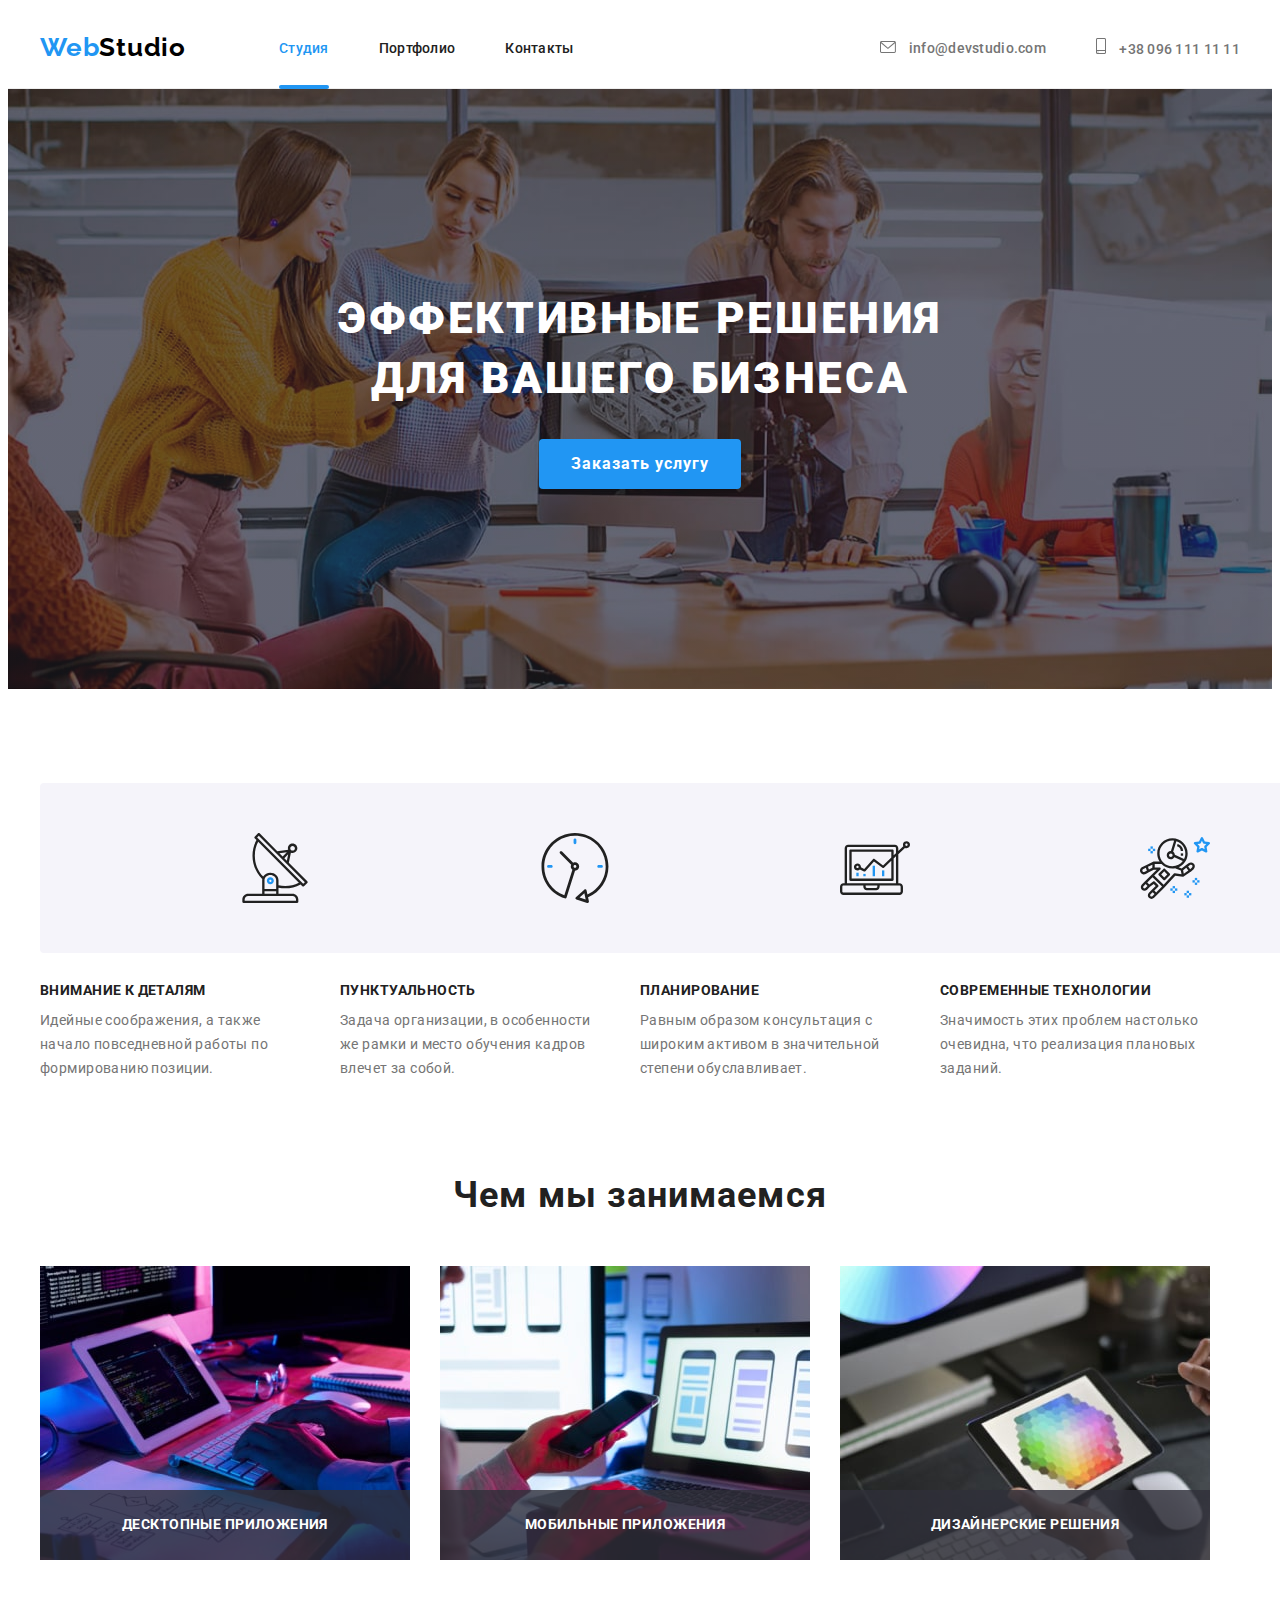
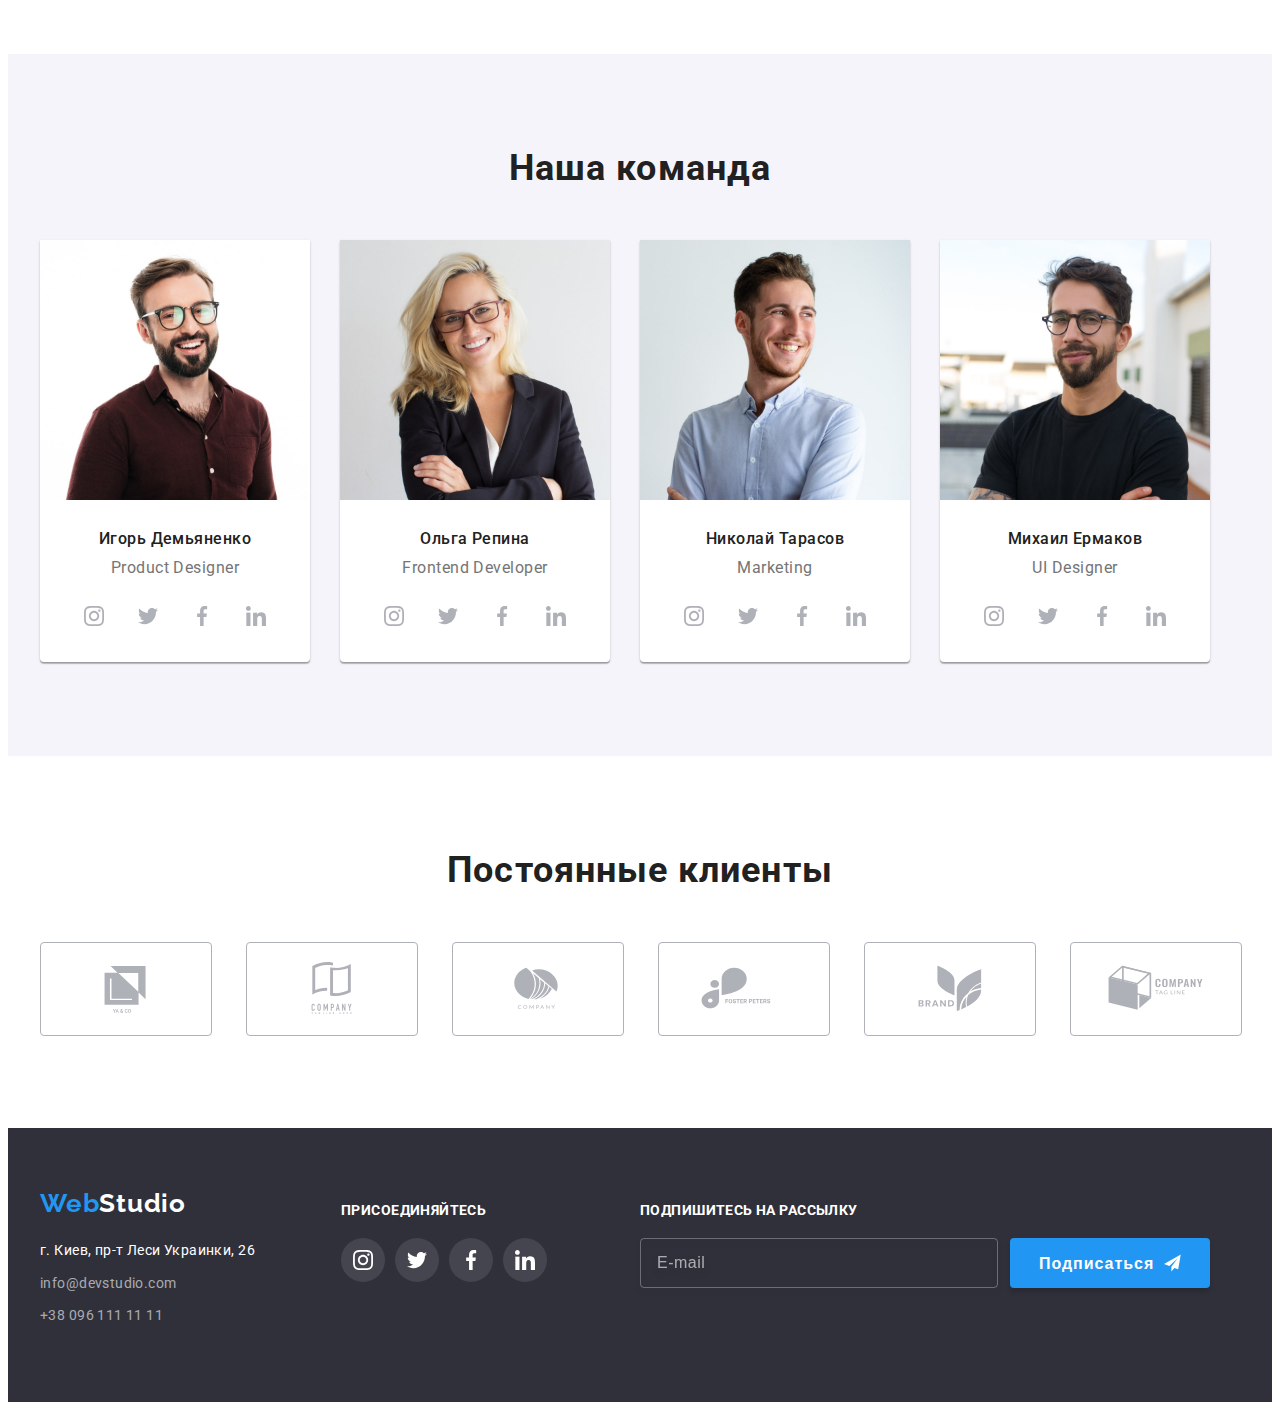
<file: index.html>
<!DOCTYPE html>
<html lang="ru">

<head>
    <meta charset="UTF-8">
    <meta http-equiv="X-UA-Compatible" content="IE=edge">
    <meta name="viewport" content="width=device-width, initial-scale=1.0">
    <title>WebStudio</title>
    <link rel="preconnect" href="https://fonts.googleapis.com">
    <link rel="preconnect" href="https://fonts.gstatic.com" crossorigin>
    <link href="https://fonts.googleapis.com/css2?family=Raleway:wght@700&family=Roboto:wght@400;500;700;900&display=swap" rel="stylesheet">
    <link rel="stylesheet" href="https://cdnjs.cloudflare.com/ajax/libs/modern-normalize/1.1.0/modern-normalize.min.css" integrity="sha512-wpPYUAdjBVSE4KJnH1VR1HeZfpl1ub8YT/NKx4PuQ5NmX2tKuGu6U/JRp5y+Y8XG2tV+wKQpNHVUX03MfMFn9Q==" crossorigin="anonymous" referrerpolicy="no-referrer"
    />
    <link rel="stylesheet" href="./css/main.min.css">
</head>

<body>
    <header class="header">
        <div class="container">
            <nav class="header-nav">
                <a href="./index.html" class="header-logo link"><span>Web</span>Studio</a>
                <!-- burger btn start-->
                <button type="button" class="menu-btn" data-mobile-open>
                    <svg class="menu-svg">
                        <use href="./images/icons/icons.svg#icon-menu-mbil"></use>
                    </svg>
                </button>
                <!-- burger btn end -->
                <ul class="nav-list list">
                    <li class="nav-button ">
                        <a href="./index.html" class="nav-a nav-a-active current">Студия</a>
                    </li>
                    <li class="nav-button">
                        <a href="./portfolio.html" class="nav-a">Портфолио</a>
                    </li>
                    <li class="nav-button">
                        <a href="" class="nav-a">Контакты</a>
                    </li>
                </ul>
                <ul class="header-contacts list">
                    <li class="nav-address">
                        <a href="mailto:info@devstudio.com" class="contacts link">
                            <svg class="contact-icon" width="16" height="12">
                                <use href="./images/icons/icons.svg#icon-envelope"></use>
                            </svg> info@devstudio.com
                        </a>
                    </li>
                    <li class="nav-address">
                        <a href="tel:+380961111111" class="contacts link">
                            <svg class="contact-icon" width="10" height="16">
                                <use href="./images/icons/icons.svg#icon-smartphone"></use>
                            </svg> +38 096 111 11 11
                        </a>
                    </li>
                </ul>
            </nav>
        </div>
        <!-- burger menu -->
        <div class="mobile is-hidden" data-mobile>
            <div class="mobile-menu">
                <ul class="mobile-menu-list list">
                    <li class="mobile-menu-item ">
                        <a href="./index.html" class="mobile-menu-link active-menu link ">Студия</a>
                    </li>
                    <li class="mobile-menu-item">
                        <a href="./portfolio.html" class="mobile-menu-link link">Портфолио</a>
                    </li>
                    <li class="mobile-menu-item">
                        <a href="" class="mobile-menu-link link">Контакты</a>
                    </li>
                </ul>
            </div>
            <div>
                <div class="mobile-contakts">
                    <ul class="mobile-contakts-list">
                        <li class="mobile-contakts-item">
                            <a href="tel:+38 096 111 11 11" class="mobile-contakts-link link tel">+38 096 111 11 11</a>
                        </li>
                        <li class="mobile-contakts-item">
                            <a href="mailto:info@devstudio.com" class="mobile-contakts-link link">info@devstudio.com</a>
                        </li>
                    </ul>
                </div>
                <div class="mobile-social">
                    <ul class="mobile-social-list">
                        <li class="mobile-social-item">
                            <a href="" class="mobile-social-link link">Instagram</a>
                        </li>
                        <li class="mobile-social-item">
                            <a href="" class="mobile-social-link link">Twitter</a>
                        </li>
                        <li class="mobile-social-item">
                            <a href="" class="mobile-social-link link">Facebook</a>
                        </li>
                        <li class="mobile-social-item">
                            <a href="" class="mobile-social-link link">LinkedIn</a>
                        </li>
                    </ul>
                </div>
            </div>
            <button type="button" class="menu-close-btn" data-mobile-close>
                <svg class="menu-close-svg">
                    <use href="./images/icons/icons.svg#icon-menu-close"></use>
                </svg>
            </button>
        </div>

    </header>
    <main>
        <section class="hero">
            <div class="container">
                <h1 class="hero__titel">Эффективные решения для вашего бизнеса</h1>
                <button type="button" class="hero__btn" data-modal-open>Заказать услугу</button>
            </div>
        </section>
        <section class="benefites-section">
            <div class="container">
                <h2 class="visualli-hidden">Наши приемущества</h2>
                <ul class="benefites list">
                    <li class="benefites__item">
                        <div class="benefites__icon-wrapper">
                            <svg class="benefites__icon">
                                <use href="./images/icons/icons.svg#icon-antenna"></use>
                            </svg>
                        </div>
                        <h3 class="benefites__titel">Внимание к деталям</h3>
                        <p class="benefites__text">Идейные соображения, а также начало повседневной работы по формированию позиции.
                        </p>
                    </li>
                    <li class="benefites__item">
                        <div class="benefites__icon-wrapper">
                            <svg class="benefites__icon">
                                <use href="./images/icons/icons.svg#icon-clock"></use>
                            </svg>
                        </div>
                        <h3 class="benefites__titel">Пунктуальность</h3>
                        <p class="benefites__text">Задача организации, в особенности же рамки и место обучения кадров влечет за собой.
                        </p>
                    </li>
                    <li class="benefites__item">
                        <div class="benefites__icon-wrapper">
                            <svg class="benefites__icon">
                                <use href="./images/icons/icons.svg#icon-diagram"></use>
                            </svg>
                        </div>
                        <h3 class="benefites__titel">Планирование</h3>
                        <p class="benefites__text">Равным образом консультация с широким активом в значительной степени обуславливает.
                        </p>
                    </li>
                    <li class="benefites__item">
                        <div class="benefites__icon-wrapper">
                            <svg class="benefites__icon">
                                <use href="./images/icons/icons.svg#icon-astronaut"></use>
                            </svg>
                        </div>
                        <h3 class="benefites__titel">Современные технологии</h3>
                        <p class="benefites__text">Значимость этих проблем настолько очевидна, что реализация плановых заданий.
                        </p>
                    </li>
                </ul>
            </div>
        </section>
        <section class="sphere-section">
            <div class="container">
                <h2 class="section-titel">Чем мы занимаемся</h2>
                <ul class="spheres list">
                    <li class="sphere">
                        <div class="sphere-wrapper">
                            <img srcset="./images/activity/activity_1-min.jpg 1x,./images/activity/activity_1_2x-min.jpg 2x" src="./images/activity/activity_1-min.jpg" width="370" alt="Десктопные приложения">
                            <p class="sphere-titel">Десктопные приложения</p>
                        </div>

                    </li>
                    <li class="sphere">
                        <div class="sphere-wrapper">
                            <img srcset="./images/activity/activity_2-min.jpg 1x,./images/activity/activity_2_2x-min.jpg 2x" src="./images/activity/activity_2-min.jpg" width="370" alt="Мобильные приложения">
                            <p class="sphere-titel">Мобильные приложения</p>
                        </div>
                    </li>
                    <li class="sphere">
                        <div class="sphere-wrapper">
                            <img srcset="./images/activity/activity_3-min.jpg 1x,./images/activity/activity_3_2x-min.jpg 2x" src="./images/activity/activity_3-min.jpg" width="370" alt="Дизайнерские решения">
                            <p class="sphere-titel">Дизайнерские решения</p>
                        </div>
                    </li>
                </ul>
            </div>
        </section>
        <section class="collective">
            <div class="container">
                <h2 class="section-titel">Наша команда</h2>
                <ul class="collective-cards list">
                    <li class="collective-cards__card">
                        <img srcset="./images/command/Igor_Demianenko_1-min.jpg 1x, ./images/command/Igor_Demianenko_2x-min.jpg 2x" src="./images/command/Igor_Demianenko_1-min.jpg" width="270" alt="фотография Игоря Демьяненко">
                        <h3 class="collective-cards__worker-name">Игорь Демьяненко</h3>
                        <p class="collective-cards__worker-position">
                            <span lang="en">Product Designer</span>
                        </p>
                        <ul class=" social-list link">
                            <li class="social-list__item">
                                <a href="" class="social-list__link">
                                    <svg class="social-list__icon">
                                        <use href="./images/icons/icons.svg#icon-instagram"></use>
                                    </svg>
                                </a>
                            </li>
                            <li class="social-list__item">
                                <a href="" class="social-list__link">
                                    <svg class="social-list__icon">
                                        <use href="./images/icons/icons.svg#icon-twitter"></use>
                                    </svg>
                                </a>
                            </li>
                            <li class="social-list__item">
                                <a href="" class="social-list__link">
                                    <svg class="social-list__icon">
                                        <use href="./images/icons/icons.svg#icon-facebook"></use>
                                    </svg>
                                </a>
                            </li>
                            <li class="social-list__item">
                                <a href="" class="social-list__link">
                                    <svg class="social-list__icon">
                                        <use href="./images/icons/icons.svg#icon-linkedin"></use>
                                    </svg>
                                </a>
                            </li>
                        </ul>
                    </li>
                    <li class="collective-cards__card">
                        <img srcset="./images/command/Olga_Repina_2-min.jpg 1x, ./images/command/Olga_Repina_2x-min.jpg 2x" src="./images/command/Olga_Repina_2-min.jpg" width="270" alt="фотография Ольги Репиной">
                        <h3 class="collective-cards__worker-name">Ольга Репина</h3>
                        <p class="collective-cards__worker-position">
                            <span lang="en">Frontend Developer</span>
                        </p>
                        <ul class=" social-list link">
                            <li class="social-list__item">
                                <a href="" class="social-list__link">
                                    <svg class="social-list__icon">
                                        <use href="./images/icons/icons.svg#icon-instagram"></use>
                                    </svg>
                                </a>
                            </li>
                            <li class="social-list__item">
                                <a href="" class="social-list__link">
                                    <svg class="social-list__icon">
                                        <use href="./images/icons/icons.svg#icon-twitter"></use>
                                    </svg>
                                </a>
                            </li>
                            <li class="social-list__item">
                                <a href="" class="social-list__link">
                                    <svg class="social-list__icon">
                                        <use href="./images/icons/icons.svg#icon-facebook"></use>
                                    </svg>
                                </a>
                            </li>
                            <li class="social-list__item">
                                <a href="" class="social-list__link">
                                    <svg class="social-list__icon">
                                        <use href="./images/icons/icons.svg#icon-linkedin"></use>
                                    </svg>
                                </a>
                            </li>
                        </ul>
                    </li>
                    <li class="collective-cards__card">
                        <img srcset="./images/command/Nikolai_Tarasov_3-min.jpg 1x, ./images/command/Nikolai_Tarasov_2x-min.jpg 2x" src="./images/command/Nikolai_Tarasov_3-min.jpg" width="270" alt="фотография Николая Тарасова">
                        <h3 class="collective-cards__worker-name">Николай Тарасов</h3>
                        <p class="collective-cards__worker-position">
                            <span lang="en">Marketing</span>
                        </p>
                        <ul class=" social-list link">
                            <li class="social-list__item">
                                <a href="" class="social-list__link">
                                    <svg class="social-list__icon">
                                        <use href="./images/icons/icons.svg#icon-instagram"></use>
                                    </svg>
                                </a>
                            </li>
                            <li class="social-list__item">
                                <a href="" class="social-list__link">
                                    <svg class="social-list__icon">
                                        <use href="./images/icons/icons.svg#icon-twitter"></use>
                                    </svg>
                                </a>
                            </li>
                            <li class="social-list__item">
                                <a href="" class="social-list__link">
                                    <svg class="social-list__icon">
                                        <use href="./images/icons/icons.svg#icon-facebook"></use>
                                    </svg>
                                </a>
                            </li>
                            <li class="social-list__item">
                                <a href="" class="social-list__link">
                                    <svg class="social-list__icon">
                                        <use href="./images/icons/icons.svg#icon-linkedin"></use>
                                    </svg>
                                </a>
                            </li>
                        </ul>
                    </li>
                    <li class="collective-cards__card">
                        <img srcset="./images/command/Michail_Ermakov_4-min.jpg 1x, ./images/command/Michail_Ermakov_2x-min.jpg 2x" src="./images/command/Michail_Ermakov_4-min.jpg" width="270" alt="фотография Михаила Ермакова">
                        <h3 class="collective-cards__worker-name">Михаил Ермаков</h3>
                        <p class="collective-cards__worker-position">
                            <span lang="en">UI Designer</span>
                        </p>
                        <ul class="social-list link">
                            <li class="social-list__item">
                                <a href="" class="social-list__link">
                                    <svg class="social-list__icon">
                                        <use href="./images/icons/icons.svg#icon-instagram"></use>
                                    </svg>
                                </a>
                            </li>
                            <li class="social-list__item">
                                <a href="" class="social-list__link">
                                    <svg class="social-list__icon">
                                        <use href="./images/icons/icons.svg#icon-twitter"></use>
                                    </svg>
                                </a>
                            </li>
                            <li class="social-list__item">
                                <a href="" class="social-list__link">
                                    <svg class="social-list__icon">
                                        <use href="./images/icons/icons.svg#icon-facebook"></use>
                                    </svg>
                                </a>
                            </li>
                            <li class="social-list__item">
                                <a href="" class="social-list__link">
                                    <svg class="social-list__icon">
                                        <use href="./images/icons/icons.svg#icon-linkedin"></use>
                                    </svg>
                                </a>
                            </li>
                        </ul>
                    </li>
                </ul>
            </div>
        </section>
        <section class="clients">
            <div class="container">
                <h2 class="section-titel">Постоянные клиенты</h2>
                <ul class="conpany-list link">
                    <li class="conpany-list__item">
                        <a href="" class="conpany-list__link">
                            <svg class="conpany-list__icon">
                                <use href="./images/icons/icons.svg#icon-logo"></use>
                            </svg>
                        </a>
                    </li>
                    <li class="conpany-list__item">
                        <a href="" class="conpany-list__link">
                            <svg class="conpany-list__icon">
                                <use href="./images/icons/icons.svg#icon-logo2"></use>
                            </svg>
                        </a>
                    </li>
                    <li class="conpany-list__item">
                        <a href="" class="conpany-list__link">
                            <svg class="conpany-list__icon">
                                <use class="" href="./images/icons/icons.svg#icon-logo3"></use>
                            </svg>
                        </a>
                    </li>
                    <li class="conpany-list__item">
                        <a href="" class="conpany-list__link">
                            <svg class="conpany-list__icon">
                                <use href="./images/icons/icons.svg#icon-logo4"></use>
                            </svg>
                        </a>
                    </li>
                    <li class="conpany-list__item">
                        <a href="" class="conpany-list__link">
                            <svg class="conpany-list__icon">
                                <use href="./images/icons/icons.svg#icon-logo5"></use>
                            </svg>
                        </a>
                    </li>
                    <li class="conpany-list__item">
                        <a href="" class="conpany-list__link">
                            <svg class="conpany-list__icon">
                                <use href="./images/icons/icons.svg#icon-logo6"></use>
                            </svg>
                        </a>
                    </li>
                </ul>
            </div>
        </section>
    </main>
    <footer class="footer">
        <div class="container">
            <div class="footer-wrapper">
                <div class="footer-contacts-wrapper">
                    <div class="footer-contakts-wrap">
                        <a href="./index.html" class="footer-logo"><span>Web</span>Studio</a>
                        <address>
                            <ul class="footer-list list">
                                <li class="footer-list__contacts"><a href="" class="footer-list__address link">
                                        <p> г. Киев, пр-т Леси Украинки, 26</p>
                                    </a></li>
                                <li class="footer-list__contacts"><a href="mailto:info@devstudio.com"
                                        class="footer-list__address link">info@devstudio.com</a></li>
                                <li class="footer-list__contacts"><a href="tel:+380961111111"
                                        class="footer-list__address link">+38 096
                                        111 11
                                        11</a>
                                </li>
                            </ul>
                        </address>
                    </div>
                    <div class="invitatun-group">
                        <p class="invitatun-group__text">присоединяйтесь</p>
                        <ul class="company-social-list social-list link">
                            <li class="social-list__item ">
                                <a href="" class="social-list__link social-list__link_bg-footer">
                                    <svg class="social-list__icon social-list__icon_svg-white">
                                        <use href="./images/icons/icons.svg#icon-instagram"></use>
                                    </svg>
                                </a>
                            </li>
                            <li class="social-list__item">
                                <a href="" class="social-list__link social-list__link_bg-footer">
                                    <svg class="social-list__icon social-list__icon_svg-white">
                                        <use href="./images/icons/icons.svg#icon-twitter"></use>
                                    </svg>
                                </a>
                            </li>
                            <li class="social-list__item">
                                <a href="" class="social-list__link social-list__link_bg-footer">
                                    <svg class="social-list__icon social-list__icon_svg-white">
                                        <use href="./images/icons/icons.svg#icon-facebook"></use>
                                    </svg>
                                </a>
                            </li>
                            <li class="social-list__item">
                                <a href="" class="social-list__link social-list__link_bg-footer">
                                    <svg class="social-list__icon social-list__icon_svg-white">
                                        <use href="./images/icons/icons.svg#icon-linkedin"></use>
                                    </svg>
                                </a>
                            </li>
                        </ul>
                    </div>
                </div>
                <div class="subscription">
                    <p class="invitatun-group__text">Подпишитесь на рассылку</p>
                    <form name="sub-footer" class="sub-grope" autocomplete="on">
                        <input type="email" name="footer-subscription" class="sub-in-email" placeholder="E-mail">
                        <button type="submit" id="footer-subscription" class="sub-btn">
                            Подписаться
                            <svg class="footer-icon" width="24" height="24">
                                <use href="./images/icons/icons.svg#icon-send"></use>
                            </svg></button>
                    </form>
                </div>
            </div>
        </div>
    </footer>
    <div class="backdrop is-hidden" data-modal>
        <div class="modal">
            <button type="button" class="close-btn" data-modal-close>
                <svg class="close-svg">
                    <use href="./images/icons/icons.svg#icon-close"></use>
                </svg>
            </button>
            <p class="modal-titele">
                Оставьте свои данные, мы вам перезвоним
            </p>
            <form action="#" class="modal-form">
                <div class="modal-field">
                    <label for="user-name" class="modal-label">Имя</label>
                    <span class="input-wrapper">
                        <input type="text" name="user-name" id="user-name" class="modal-input">
                        <svg class="modal-icon" width="18" height="18">
                            <use href="./images/icons/icons.svg#icon-person"></use>
                        </svg>
                    </span>
                </div>
                <div class="modal-field">
                    <label for="user-tel" class="modal-label">Телефон</label>
                    <span class="input-wrapper">
                        <input type="tel" name="user-tel" id="user-tel" class="modal-input">
                        <svg class="modal-icon" width="18" height="18">
                            <use href="./images/icons/icons.svg#icon-phone"></use>
                        </svg>
                    </span>
                </div>
                <div class="modal-field">
                    <label for="user-email" class="modal-label">Почта</label>
                    <span class="input-wrapper">
                        <input type="email" name="user-email" id="user-email" class="modal-input">
                        <svg class="modal-icon" width="18" height="18">
                            <use href="./images/icons/icons.svg#icon-envelop"></use>
                        </svg>
                    </span>
                </div>
                <div class="modal-comment">
                    <label for="user-comment" class="modal-label">Комментарий</label>
                    <textarea name="comment" id="user-comment" placeholder="Введите текст" class="modal-text"></textarea>
                </div>
                <input type="checkbox" id="modal-checkbox" class="checkbox visualli-hidden">
                <label for="modal-checkbox" class="modal-check-text">
                    <span class="checkbox">
                        <svg class="check-icon" width="11" height: 15px;>
                            <use href="./images/icons/icons.svg#icon-vector"></use>
                        </svg>
                    </span> Соглашаюсь с рассылкой и принимаю
                    <a href="">Условия договора</a></label>
                <button type="submit" class="sub-btn modal-btn">Отправить</button>
            </form>
        </div>
    </div>
    <script src="./js/modal.js"></script>
    <script src="./js/mobile.js"></script>
</body>

</html>
</file>
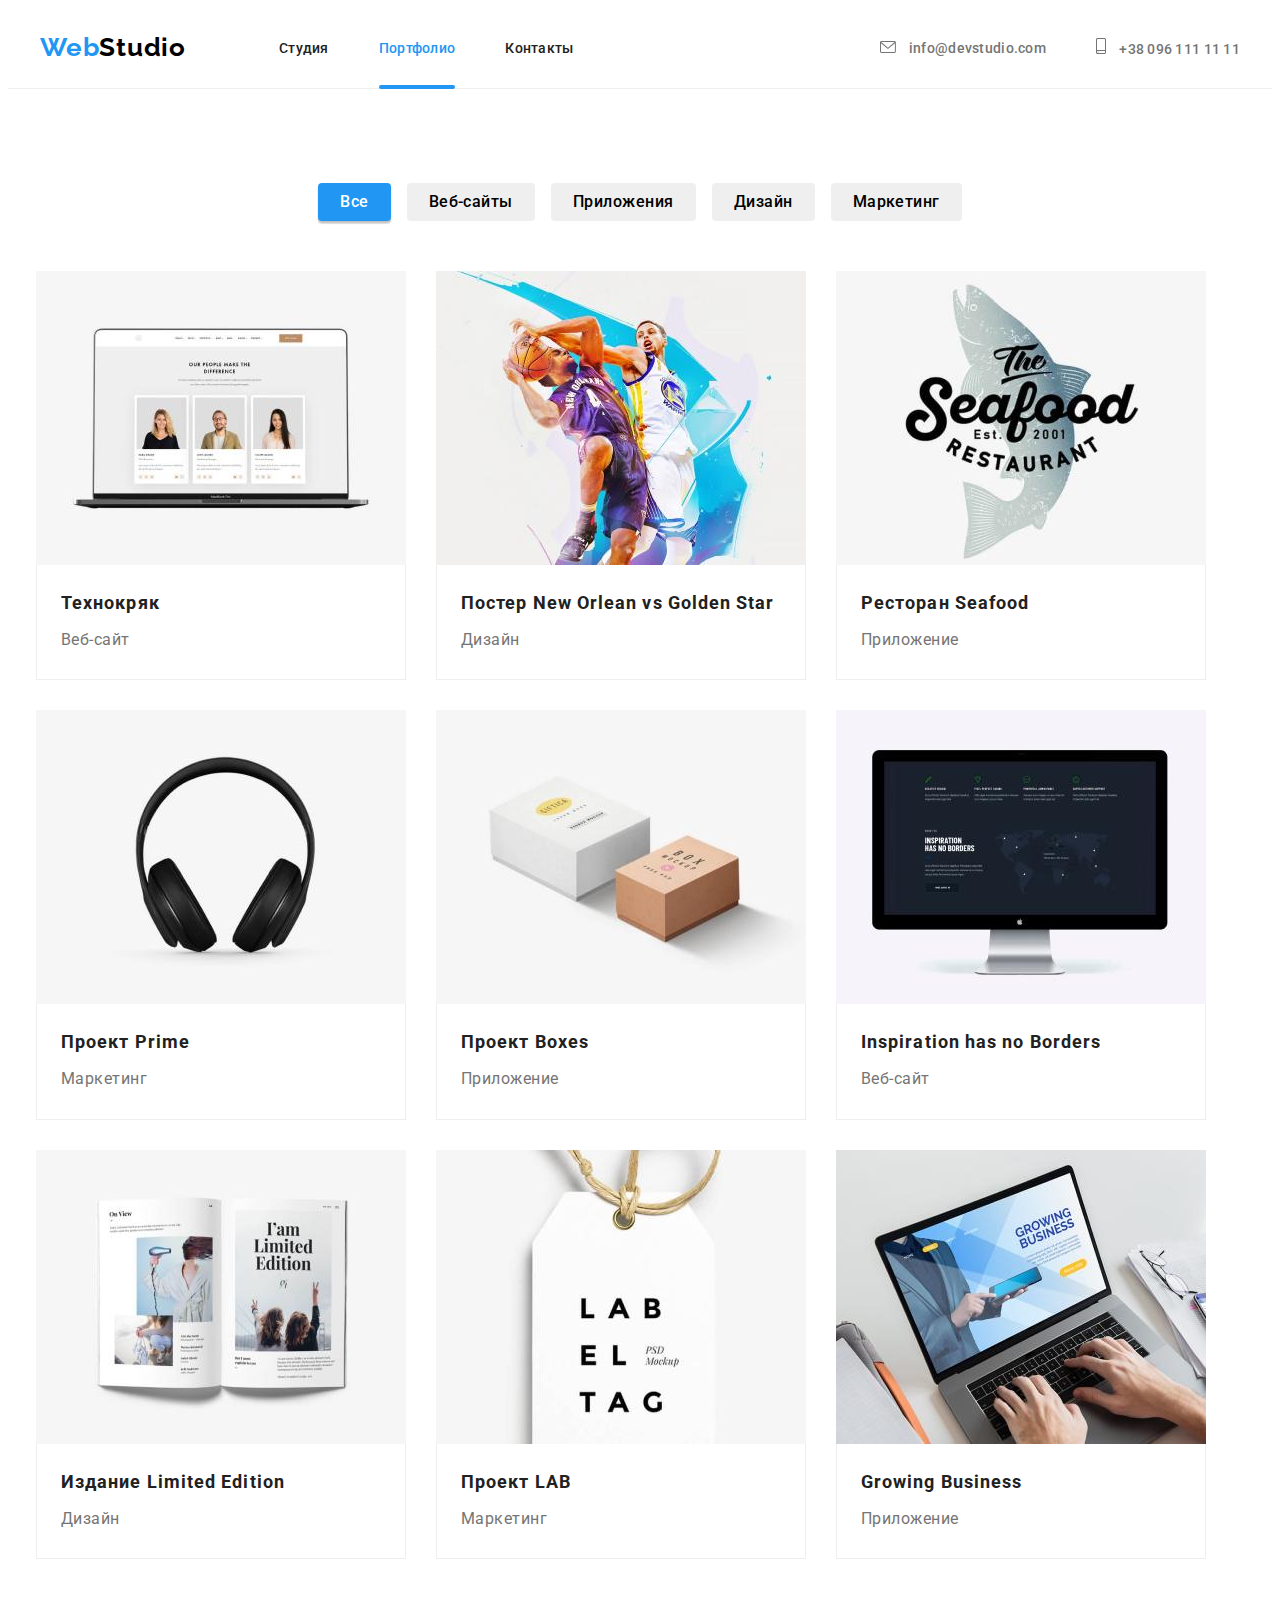
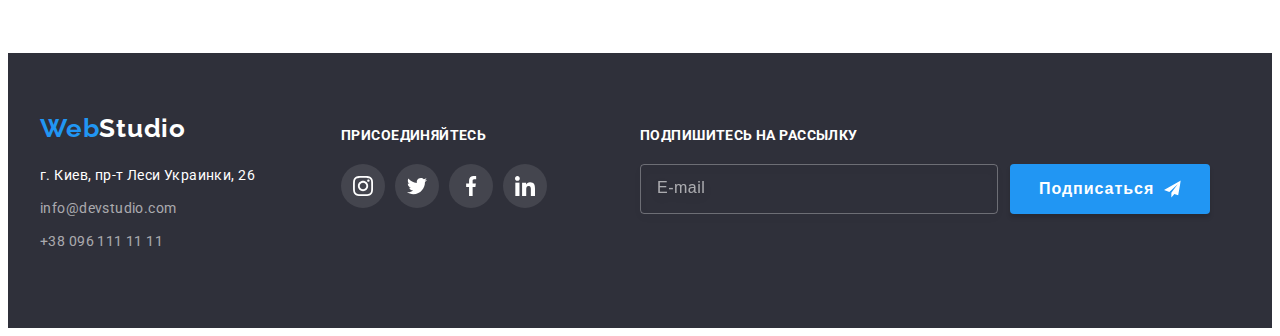
<file: portfolio.html>
<!DOCTYPE html>
<html lang="ru">

<head>
    <meta charset="UTF-8">
    <meta http-equiv="X-UA-Compatible" content="IE=edge">
    <meta name="viewport" content="width=device-width, initial-scale=1.0">
    <title>Portfolio</title>
    <link rel="preconnect" href="https://fonts.googleapis.com">
    <link rel="preconnect" href="https://fonts.gstatic.com" crossorigin>
    <link href="https://fonts.googleapis.com/css2?family=Raleway:wght@700&family=Roboto:wght@400;500;700;900&display=swap" rel="stylesheet">
    <link rel="stylesheet" href="https://cdnjs.cloudflare.com/ajax/libs/modern-normalize/1.1.0/modern-normalize.min.css" integrity="sha512-wpPYUAdjBVSE4KJnH1VR1HeZfpl1ub8YT/NKx4PuQ5NmX2tKuGu6U/JRp5y+Y8XG2tV+wKQpNHVUX03MfMFn9Q==" crossorigin="anonymous" referrerpolicy="no-referrer"
    />
    <link rel="stylesheet" href="./css/main.min.css">
</head>

<body>
    <header class="header">
        <div class="container">
            <nav class="header-nav">
                <a href="./index.html" class="header-logo link"><span>Web</span>Studio</a>
                <!-- burger btn start-->
                <button type="button" class="menu-btn" data-mobile-open>
                    <svg class="menu-svg">
                        <use href="./images/icons/icons.svg#icon-menu-mbil"></use>
                    </svg>
                </button>
                <!-- burger btn end -->
                <ul class="nav-list list">
                    <li class="nav-button ">
                        <a href="./index.html" class="nav-a ">Студия</a>
                    </li>
                    <li class="nav-button">
                        <a href="./portfolio.html" class="nav-a nav-a-active current">Портфолио</a>
                    </li>
                    <li class="nav-button">
                        <a href="" class="nav-a">Контакты</a>
                    </li>
                </ul>
                <ul class="header-contacts list">
                    <li class="nav-address">
                        <a href="mailto:info@devstudio.com" class="contacts link">
                            <svg class="contact-icon" width="16" height="12">
                                <use href="./images/icons/icons.svg#icon-envelope"></use>
                            </svg> info@devstudio.com
                        </a>
                    </li>
                    <li class="nav-address">
                        <a href="tel:+380961111111" class="contacts link">
                            <svg class="contact-icon" width="10" height="16">
                                <use href="./images/icons/icons.svg#icon-smartphone"></use>
                            </svg> +38 096 111 11 11
                        </a>
                    </li>
                </ul>
            </nav>
        </div>
        <!-- burger menu -->
        <div class="mobile is-hidden" data-mobile>
            <div class="mobile-menu">
                <ul class="mobile-menu-list list">
                    <li class="mobile-menu-item ">
                        <a href="./index.html" class="mobile-menu-link  link ">Студия</a>
                    </li>
                    <li class="mobile-menu-item">
                        <a href="./portfolio.html" class="mobile-menu-link active-menu link">Портфолио</a>
                    </li>
                    <li class="mobile-menu-item">
                        <a href="" class="mobile-menu-link link">Контакты</a>
                    </li>
                </ul>
            </div>
            <div>
                <div class="mobile-contakts">
                    <ul class="mobile-contakts-list">
                        <li class="mobile-contakts-item">
                            <a href="tel:+38 096 111 11 11" class="mobile-contakts-link link tel">+38 096 111 11 11</a>
                        </li>
                        <li class="mobile-contakts-item">
                            <a href="mailto:info@devstudio.com" class="mobile-contakts-link link">info@devstudio.com</a>
                        </li>
                    </ul>
                </div>
                <div class="mobile-social">
                    <ul class="mobile-social-list">
                        <li class="mobile-social-item">
                            <a href="" class="mobile-social-link link">Instagram</a>
                        </li>
                        <li class="mobile-social-item">
                            <a href="" class="mobile-social-link link">Twitter</a>
                        </li>
                        <li class="mobile-social-item">
                            <a href="" class="mobile-social-link link">Facebook</a>
                        </li>
                        <li class="mobile-social-item">
                            <a href="" class="mobile-social-link link">LinkedIn</a>
                        </li>
                    </ul>
                </div>
            </div>
            <button type="button" class="menu-close-btn" data-mobile-close>
                <svg class="menu-close-svg">
                    <use href="./images/icons/icons.svg#icon-menu-close"></use>
                </svg>
            </button>
        </div>

    </header>
    <main>
        <h1 class="visualli-hidden">Наше портфолио</h1>
        <section class="filter">
            <div class="container">
                <h2 class="visualli-hidden">Фильтр</h2>
                <ul class="filter-group list">
                    <li class="button-li">
                        <button type="button" class="filter-button filter-button-active">Все</button>
                    </li>
                    <li class="button-li">
                        <button type="button" class="filter-button">Веб-сайты</button>
                    </li>
                    <li class="button-li">
                        <button type="button" class="filter-button">Приложения</button>
                    </li>
                    <li class="button-li">
                        <button type="button" class="filter-button">Дизайн</button>
                    </li>
                    <li class="button-li">
                        <button type="button" class="filter-button">Маркетинг</button>
                    </li>
                </ul>
                <h2 class="visualli-hidden">Продукты</h2>
                <ul class="cards list">
                    <li class="cards-li">
                        <a href="" class="card-a">
                            <div class="card-wrapper">
                                <img srcset="./images/portfolio/card-1-min.jpg 1x,./images/portfolio/card-1-2x-min.jpg 2x" src="./images/portfolio/card-1-min.jpg" alt="" width="370">
                                <p class="card-description">Технокряк это современная площадка распространения коронавируса. Компании используют эту платформу для цифрового шпионажа и атак на защищённые сервера конкурентов.</p>
                            </div>
                            <div class="cards-info">
                                <h3 class="card-name">Технокряк</h3>
                                <p class="card-type">Веб-сайт</p>
                            </div>
                        </a>
                    </li>
                    <li class="cards-li">
                        <a href="" class="card-a">
                            <div class="card-wrapper">
                                <img srcset="./images/portfolio/card-2-min.jpg 1x,./images/portfolio/card-2-2x-min.jpg 2x" src="./images/portfolio/card-2-min.jpg" alt="" width="370">
                                <p class="card-description">Технокряк это современная площадка распространения коронавируса. Компании используют эту платформу для цифрового шпионажа и атак на защищённые сервера конкурентов.</p>
                            </div>
                            <div class="cards-info">
                                <h3 class="card-name">Постер New Orlean vs Golden Star</h3>
                                <p class="card-type">Дизайн</p>
                            </div>
                        </a>
                    </li>
                    <li class="cards-li">
                        <a href="" class="card-a">
                            <div class="card-wrapper">
                                <img srcset="./images/portfolio/card-3-min.jpg 1x,./images/portfolio/card-3-2x-min.jpg 2x" src="./images/portfolio/card-3-min.jpg" alt="" width="370">
                                <p class="card-description">Технокряк это современная площадка распространения коронавируса. Компании используют эту платформу для цифрового шпионажа и атак на защищённые сервера конкурентов.</p>
                            </div>
                            <div class="cards-info">
                                <h3 class="card-name">Ресторан Seafood</h3>
                                <p class="card-type">Приложение</p>
                            </div>
                        </a>
                    </li>
                    <li class="cards-li">
                        <a href="" class="card-a">
                            <div class="card-wrapper">
                                <img srcset="./images/portfolio/card-4-min.jpg 1x,./images/portfolio/card-4-2x-min.jpg 2x" src="./images/portfolio/card-4-min.jpg" alt="" width="370">
                                <p class="card-description">Технокряк это современная площадка распространения коронавируса. Компании используют эту платформу для цифрового шпионажа и атак на защищённые сервера конкурентов.</p>
                            </div>
                            <div class="cards-info">
                                <h3 class="card-name">Проект Prime</h3>
                                <p class="card-type">Маркетинг</p>
                            </div>
                        </a>
                    </li>
                    <li class="cards-li">
                        <a href="" class="card-a">
                            <div class="card-wrapper">
                                <img srcset="./images/portfolio/card-5-min.jpg 1x,./images/portfolio/card-5-2x-min.jpg 2x" src="./images/portfolio/card-5-min.jpg" alt="" width="370">
                                <p class="card-description">Технокряк это современная площадка распространения коронавируса. Компании используют эту платформу для цифрового шпионажа и атак на защищённые сервера конкурентов.</p>
                            </div>
                            <div class="cards-info">
                                <h3 class="card-name">Проект Boxes</h3>
                                <p class="card-type">Приложение</p>
                            </div>
                        </a>
                    </li>
                    <li class="cards-li">
                        <a href="" class="card-a">
                            <div class="card-wrapper">
                                <img srcset="./images/portfolio/card-6-min.jpg 1x,./images/portfolio/card-6-2x-min.jpg 2x" src="./images/portfolio/card-6-min.jpg" alt="" width="370">
                                <p class="card-description">Технокряк это современная площадка распространения коронавируса. Компании используют эту платформу для цифрового шпионажа и атак на защищённые сервера конкурентов.</p>
                            </div>
                            <div class="cards-info">
                                <h3 class="card-name">Inspiration has no Borders</h3>
                                <p class="card-type">Веб-сайт</p>
                            </div>
                        </a>
                    </li>
                    <li class="cards-li">
                        <a href="" class="card-a">
                            <div class="card-wrapper">
                                <img srcset="./images/portfolio/card-7-min.jpg 1x,./images/portfolio/card-7-2x-min.jpg 2x" src="./images/portfolio/card-7-min.jpg" alt="" width="370">
                                <p class="card-description">Технокряк это современная площадка распространения коронавируса. Компании используют эту платформу для цифрового шпионажа и атак на защищённые сервера конкурентов.</p>
                            </div>
                            <div class="cards-info">
                                <h3 class="card-name">Издание Limited Edition</h3>
                                <p class="card-type">Дизайн</p>
                            </div>

                        </a>
                    </li>
                    <li class="cards-li">
                        <a href="" class="card-a">
                            <div class="card-wrapper">
                                <img srcset="./images/portfolio/card-8-min.jpg 1x,./images/portfolio/card-8-2x-min.jpg 2x" src="./images/portfolio/card-8-min.jpg" alt="" width="370">
                                <p class="card-description">Технокряк это современная площадка распространения коронавируса. Компании используют эту платформу для цифрового шпионажа и атак на защищённые сервера конкурентов.</p>
                            </div>
                            <div class="cards-info">
                                <h3 class="card-name">Проект LAB</h3>
                                <p class="card-type">Маркетинг</p>
                            </div>
                        </a>
                    </li>
                    <li class="cards-li">
                        <a href="" class="card-a">
                            <div class="card-wrapper">
                                <img srcset="./images/portfolio/card-9-min.jpg 1x,./images/portfolio/card-9-2x-min.jpg 2x" src="./images/portfolio/card-9-min.jpg" alt="" width="370">
                                <p class="card-description">Технокряк это современная площадка распространения коронавируса. Компании используют эту платформу для цифрового шпионажа и атак на защищённые сервера конкурентов.</p>
                            </div>
                            <div class="cards-info">
                                <h3 class="card-name">Growing Business</h3>
                                <p class="card-type">Приложение</p>
                            </div>
                        </a>
                    </li>
                </ul>
            </div>
        </section>
    </main>
    <footer class="footer">
        <div class="container">
            <div class="footer-wrapper">
                <div class="footer-contacts-wrapper">
                    <div class="footer-contakts-wrap">
                        <a href="./index.html" class="footer-logo"><span>Web</span>Studio</a>
                        <address>
                            <ul class="footer-list list">
                                <li class="footer-list__contacts"><a href="" class="footer-list__address link">
                                        <p> г. Киев, пр-т Леси Украинки, 26</p>
                                    </a></li>
                                <li class="footer-list__contacts"><a href="mailto:info@devstudio.com"
                                        class="footer-list__address link">info@devstudio.com</a></li>
                                <li class="footer-list__contacts"><a href="tel:+380961111111"
                                        class="footer-list__address link">+38 096
                                        111 11
                                        11</a>
                                </li>
                            </ul>
                        </address>
                    </div>
                    <div class="invitatun-group">
                        <p class="invitatun-group__text">присоединяйтесь</p>
                        <ul class="company-social-list social-list link">
                            <li class="social-list__item ">
                                <a href="" class="social-list__link social-list__link_bg-footer">
                                    <svg class="social-list__icon social-list__icon_svg-white">
                                        <use href="./images/icons/icons.svg#icon-instagram"></use>
                                    </svg>
                                </a>
                            </li>
                            <li class="social-list__item">
                                <a href="" class="social-list__link social-list__link_bg-footer">
                                    <svg class="social-list__icon social-list__icon_svg-white">
                                        <use href="./images/icons/icons.svg#icon-twitter"></use>
                                    </svg>
                                </a>
                            </li>
                            <li class="social-list__item">
                                <a href="" class="social-list__link social-list__link_bg-footer">
                                    <svg class="social-list__icon social-list__icon_svg-white">
                                        <use href="./images/icons/icons.svg#icon-facebook"></use>
                                    </svg>
                                </a>
                            </li>
                            <li class="social-list__item">
                                <a href="" class="social-list__link social-list__link_bg-footer">
                                    <svg class="social-list__icon social-list__icon_svg-white">
                                        <use href="./images/icons/icons.svg#icon-linkedin"></use>
                                    </svg>
                                </a>
                            </li>
                        </ul>
                    </div>
                </div>
                <div class="subscription">
                    <p class="invitatun-group__text">Подпишитесь на рассылку</p>
                    <form name="sub-footer" class="sub-grope" autocomplete="on">
                        <input type="email" name="footer-subscription" class="sub-in-email" placeholder="E-mail">
                        <button type="submit" id="footer-subscription" class="sub-btn">
                            Подписаться
                            <svg class="footer-icon" width="24" height="24">
                                <use href="./images/icons/icons.svg#icon-send"></use>
                            </svg></button>
                    </form>
                </div>
            </div>
        </div>
    </footer>
    <script src="./js/mobile.js"></script>
</body>

</html>
</file>
<file: css/main.min.css>
p,h1,h2,h3,h4,h5,h6{margin:0}ul{margin:0;padding-left:0;list-style:none}img{display:block;width:100%;height:auto}.header-contacts,.benefites__icon-wrapper,.social-list,.social-list__link,.conpany-list__link,.cards,.sub-in-email::placeholder,.backdrop,.close-btn,.modal-check-text,.modal-check-text span{display:flex;justify-content:center;align-items:center}:root{--background-first-color: #ffffff;--background-collective-color: #FFFFFF;--background-two-color: #2F303A;--background-footer: #2F303A;--background-hero: #2F303A;--background-collective: #F5F4FA;--bg-logo-active-color: #2196F3;--feader-logo-color: #000000;--font-first-color: #212121;--font-two-color: #757575;--font-hero-btn: #FFFFFF;--font-active-color: #ffffff;--footer-logo-color: #FFFFFF;--address-color: #FFFFFF;--border-color: #EEEEEE;--icon-fill: #AFB1B8}body{background-color:var(--background-first-color);font-family:Roboto, sans-serif;color:var(--font-first-color)}.link{text-decoration:none;transition:color 250ms cubic-bezier(0.4, 0, 0.2, 1)}.list{list-style:none}.container{width:100%;margin:0 auto;padding-left:15px;padding-right:15px}@media screen and (min-width: 480px){.container{width:480px}}@media screen and (min-width: 768px){.container{width:768px}}@media screen and (min-width: 1200px){.container{width:1200px}}.visualli-hidden{position:absolute;width:1px;height:1px;margin:-1px;padding:0;overflow:hidden;border:0;clip:rect(0 0 0 0)}.header{padding-top:24px;padding-bottom:25px;border-bottom:1px solid var(--border-color)}.header-nav{display:flex;align-items:center}.header-logo{font-family:Raleway;font-weight:700;font-size:26px;line-height:1.2;letter-spacing:.03em;color:var(--feader-logo-color);text-decoration:none}.header-logo span{color:var(--bg-logo-active-color)}.menu-btn{width:40px;height:40px;background:transparent;border:none;display:flex;justify-content:center;align-items:center;margin-left:auto;cursor:pointer}.menu-btn .menu-svg{width:24px;height:16px;transition:fill 250ms cubic-bezier(0.4, 0, 0.2, 1)}.menu-btn .menu-svg:hover,.menu-btn .menu-svg:focus{fill:var(--bg-logo-active-color)}@media screen and (min-width: 768px){.menu-btn{display:none}}.nav-list{display:flex}@media screen and (max-width: 767px){.nav-list{display:none}}@media screen and (min-width: 768px){.nav-list{margin-left:88px}}@media screen and (min-width: 1200px){.nav-list{margin-left:93px}}.nav-button:not(:last-child){margin-right:50px}.nav-a{position:relative;color:var(--font-first-color);font-weight:500;font-size:14px;line-height:1.14;letter-spacing:.02em;text-decoration:none;transition:color 250ms cubic-bezier(0.4, 0, 0.2, 1)}.nav-a:hover,.nav-a:focus{color:var(--bg-logo-active-color)}.nav-a-active{color:var(--bg-logo-active-color)}.current::after{content:'';position:absolute;width:100%;height:4px;border-radius:2px;background-color:var(--bg-logo-active-color);display:block;bottom:-33px}.header-contacts{margin-left:auto}@media screen and (max-width: 767px){.header-contacts{display:none}}@media screen and (min-width: 768px){.header-contacts{flex-direction:column;align-items:flex-start}}@media screen and (min-width: 1200px){.header-contacts{flex-direction:row;align-items:center}}@media screen and (min-width: 768px){.nav-address:not(:last-child){margin-bottom:10px}}@media screen and (min-width: 1200px){.nav-address:not(:last-child){margin-right:50px;margin-bottom:0}}.contacts{color:var(--font-two-color);font-weight:500;font-size:14px;line-height:1.14;letter-spacing:.02em;transition:fill 250ms cubic-bezier(0.4, 0, 0.2, 1),color 250ms cubic-bezier(0.4, 0, 0.2, 1)}.contacts:hover,.contacts:focus{color:var(--bg-logo-active-color);fill:var(--bg-logo-active-color)}.contact-icon{fill:currentColor;margin-right:10px}.header-contacts .contact-icon{margin-right:10px}.mobile{display:flex;flex-direction:column;justify-content:space-between;z-index:100;position:fixed;top:0;width:100%;height:100%;padding-top:48px;padding-bottom:48px;padding-left:40px;padding-right:40px;background-color:#ffffff;transition:opacity 250ms cubic-bezier(0.4, 0, 0.2, 1),visibility 250ms cubic-bezier(0.4, 0, 0.2, 1)}.mobile.is-hidden{opacity:0;visibility:hidden;pointer-events:none}.mobile-menu-item:not(:last-child){margin-bottom:32px}.mobile-menu-link{font-weight:500;font-size:40px;line-height:1.17;letter-spacing:0.02em;color:#212121;transition:color 250ms cubic-bezier(0.4, 0, 0.2, 1)}.mobile-menu-link:hover,.mobile-menu-link:focus{color:#2196F3}.active-menu{color:#2196F3}.mobile-contakts-link{font-weight:500;font-size:24px;line-height:1.16;letter-spacing:0.02em;color:#757575}.mobile-contakts-item:not(:last-child){margin-bottom:32px}.tel{font-weight:500;font-size:34px;line-height:1.17;letter-spacing:0.02em;color:#2196F3}.mobile-social{margin-top:64px}.mobile-social-list{display:flex}.mobile-social-item{display:block}.mobile-social-item:not(:first-child){padding-left:10px}.mobile-social-item:not(:last-child){border-right:1px solid rgba(33,33,33,0.2);padding-right:10px}.mobile-social-link{font-weight:500;font-size:18px;line-height:1.22;letter-spacing:0.02em;color:#2196F3}.menu-close-btn{cursor:pointer;display:flex;justify-content:center;align-items:center;position:absolute;top:10px;right:15px;width:40px;height:40px;background:transparent;border:none;transition:fill 250ms cubic-bezier(0.4, 0, 0.2, 1)}.menu-close-btn:hover,.menu-close-btn:focus{fill:#2196F3}.menu-close-svg{fill:#212121;width:19px;height:19px;transition:fill 250ms cubic-bezier(0.4, 0, 0.2, 1)}.menu-close-svg:hover,.menu-close-svg:focus{fill:#2196F3}.hero{padding-top:118px;padding-bottom:118px;background-image:linear-gradient(to top, rgba(47,48,58,0.4), rgba(47,48,58,0.4)),url(../images/hero-bg/hero-mob-1x-min.jpg);width:100%;background-repeat:no-repeat;background-position:center;background-size:cover;margin:0 auto}@media (min-device-pixel-ratio: 2), (min-resolution: 192dpi), (min-resolution: 2dppx){.hero{background-image:linear-gradient(to top, rgba(47,48,58,0.4), rgba(47,48,58,0.4)),url(../images/hero-bg/hero-mob-2x-min.jpg)}}@media screen and (min-width: 768px){.hero{background-image:linear-gradient(to top, rgba(47,48,58,0.4), rgba(47,48,58,0.4)),url(../images/hero-bg/hero-tab-1x-min.jpg)}}@media screen and (min-width: 768px) and (min-device-pixel-ratio: 2), screen and (min-width: 768px) and (min-resolution: 192dpi), screen and (min-width: 768px) and (min-resolution: 2dppx){.hero{background-image:linear-gradient(to top, rgba(47,48,58,0.4), rgba(47,48,58,0.4)),url(../images/hero-bg/hero-tab-2x-min.jpg)}}@media screen and (min-width: 1200px){.hero{padding-top:200px;padding-bottom:200px;max-width:1600px;background-image:linear-gradient(to top, rgba(47,48,58,0.4), rgba(47,48,58,0.4)),url(../images/hero-bg/hero-desck-1x-min.jpg)}}@media screen and (min-width: 1200px) and (min-device-pixel-ratio: 2), screen and (min-width: 1200px) and (min-resolution: 192dpi), screen and (min-width: 1200px) and (min-resolution: 2dppx){.hero{background-image:linear-gradient(to top, rgba(47,48,58,0.4), rgba(47,48,58,0.4)),url(../images/hero-bg/hero-desck-2x-min.jpg)}}.hero__titel{text-align:center;text-transform:uppercase;font-weight:900;font-size:26;line-height:1.61;letter-spacing:.06em;max-width:360px;margin:0 auto;margin-bottom:30px;color:var(--background-first-color)}@media screen and (min-width: 1200px){.hero__titel{font-weight:900;font-size:44px;line-height:1.36;letter-spacing:.06em;max-width:696px}}.hero__btn{display:block;margin:auto;padding-top:10px;padding-left:32px;padding-right:32px;padding-bottom:10px;font-family:inherit;font-weight:700;font-size:16px;line-height:1.87;letter-spacing:.06em;color:var(--font-hero-btn);background-color:var(--bg-logo-active-color);cursor:pointer;border:none;box-shadow:0px 4px 4px rgba(0,0,0,0.15);border-radius:4px}.benefites-section{padding-top:60px;padding-bottom:60px}@media screen and (min-width: 1200px){.benefites-section{padding-top:94px;padding-bottom:94px}}.benefites{margin-bottom:-30px;margin-left:-30px}@media screen and (min-width: 768px){.benefites{max-width:800px;display:flex;flex-wrap:wrap;flex-basis:calc(100% / 2 - 30px)}}@media screen and (min-width: 1200px){.benefites{max-width:1230px;flex-basis:calc(100% / 4 - 30px)}}.benefites__item{max-width:450px;margin-bottom:30px;margin-left:30px}@media screen and (min-width: 768px){.benefites__item{max-width:354px}}@media screen and (min-width: 1200px){.benefites__item{max-width:270px}}.benefites__icon-wrapper{width:100%;height:120px;margin-bottom:30px;padding-top:25px;padding-bottom:25px;padding-left:100px;padding-right:100px;background:#F5F4FA;border-radius:4px}.benefites__icon{width:70px;height:70px}.benefites__titel{margin-bottom:10px;font-weight:700;font-size:14px;line-height:1.14;letter-spacing:.03em;text-transform:uppercase;text-align:center}@media screen and (min-width: 768px){.benefites__titel{text-align:start}}.benefites__text{font-weight:normal;font-size:14px;line-height:1.71;letter-spacing:.03em;color:var(--font-two-color)}.sphere-section{padding-bottom:94px}@media screen and (min-width: 0px){.sphere-section{display:none}}@media screen and (min-width: 1200px){.sphere-section{display:block}}.spheres{display:flex}.sphere:not(:last-child){margin-right:30px}.sphere-wrapper{position:relative}.sphere-titel{font-weight:bold;font-size:14px;line-height:1.14;letter-spacing:.03em;text-align:center;text-transform:uppercase;color:var(--font-hero-btn);background-color:rgba(47,48,58,0.8);padding-top:27px;padding-bottom:27px;position:absolute;bottom:0;width:100%}.collective{padding-top:60px;padding-bottom:60px;background:var(--background-collective)}@media screen and (min-width: 1200px){.collective{padding-top:94px;padding-bottom:94px}}.collective-cards{margin-bottom:-30px;margin-left:-30px}@media screen and (min-width: 768px){.collective-cards{display:flex;flex-wrap:wrap;flex-basis:calc(100% / 2 - 30px)}}@media screen and (min-width: 1200px){.collective-cards{flex-basis:calc(100% / 4 - 30px)}}.collective-cards__card{margin-left:30px;margin-bottom:30px;max-width:450px;background-color:var(--background-collective-color);padding-bottom:24px;box-shadow:0px 1px 3px rgba(0,0,0,0.12),0px 1px 1px rgba(0,0,0,0.14),0px 2px 1px rgba(0,0,0,0.2);border-radius:0px 0px 4px 4px}@media screen and (min-width: 768px){.collective-cards__card{max-width:354px}}@media screen and (min-width: 1200px){.collective-cards__card{max-width:270px}}.collective-cards__worker-name{margin-top:30px;text-align:center;font-weight:500;font-size:16px;line-height:1.18;letter-spacing:.03em}.collective-cards__worker-position{margin-top:10px;margin-bottom:16px;text-align:center;font-weight:normal;font-size:16px;line-height:1.18;letter-spacing:.03em;color:var(--font-two-color)}.social-list__item{width:44px;height:44px}.social-list__item+.social-list__item{margin-left:10px}.social-list__link{width:100%;height:100%;background-color:var(--background-collective-color);border-radius:50%;transition:background-color 250ms cubic-bezier(0.4, 0, 0.2, 1)}.social-list__link:hover,.social-list__link:focus{background-color:var(--bg-logo-active-color)}.social-list__icon{width:20px;height:20px;fill:var(--icon-fill);transition:fill 250ms cubic-bezier(0.4, 0, 0.2, 1)}.social-list__link:hover .social-list__icon,.social-list__link:focus .social-list__icon{fill:var(--font-active-color)}.clients{border-color:#E5E5E5;padding-top:94px;padding-bottom:94px}.conpany-list{margin-left:-30px;margin-bottom:-30px;display:flex;justify-content:space-between;flex-wrap:wrap;flex-basis:calc(100% / 2 - 30px)}@media screen and (min-width: 768px){.conpany-list{flex-basis:calc(100% / 3 - 30px)}}.conpany-list__item{margin-left:30px;margin-bottom:30px;width:210px;height:92px}@media screen and (min-width: 768px){.conpany-list__item{width:226px}}@media screen and (min-width: 1200px){.conpany-list__item{width:170px}}.conpany-list__link{width:100%;height:100%;border:1px solid #AFB1B8;border-radius:4px;transition:border 250ms cubic-bezier(0.4, 0, 0.2, 1)}.conpany-list__link:hover,.conpany-list__link:focus{border:1px solid #2196F3}.conpany-list__icon{width:160px;height:60px;fill:#AFB1B8;transition:fill 250ms cubic-bezier(0.4, 0, 0.2, 1)}.conpany-list__link:hover .conpany-list__icon,.conpany-list__link:focus .conpany-list__icon{fill:var(--bg-logo-active-color)}.section-titel{font-weight:bold;font-size:28px;line-height:1.17;letter-spacing:0.03em;margin-bottom:30px;text-align:center;color:var(--font-first-color)}@media screen and (min-width: 1200px){.section-titel{margin-bottom:50px;font-size:36px;line-height:1.16}}.filter{margin-left:-8px;margin-bottom:-15px;padding-top:60px}@media screen and (min-width: 768px){.filter{padding-top:94px}}.filter-group{display:flex;flex-wrap:wrap}.filter-group.list{margin-bottom:40px}@media screen and (min-width: 768px){.filter-group{justify-content:center}.filter-group.list{margin-bottom:30px}}@media screen and (min-width: 1200px){.filter-group.list{margin-bottom:50px}}.button-li:not(:last-child){margin-right:8px}.filter-button{margin-left:8px;margin-bottom:15px;padding-top:6px;padding-left:22px;padding-right:22px;padding-bottom:6px;font-family:inherit;font-weight:500;font-size:16px;line-height:1.6;letter-spacing:.03em;cursor:pointer;border:none;border-radius:4px;transition:color 250ms cubic-bezier(0.4, 0, 0.2, 1),background-color 250ms cubic-bezier(0.4, 0, 0.2, 1),box-shadow 250ms cubic-bezier(0.4, 0, 0.2, 1)}.filter-button:hover,.filter-button:focus{color:var(--font-active-color);background-color:var(--bg-logo-active-color);box-shadow:0px 3px 1px rgba(0,0,0,0.1),0px 1px 2px rgba(0,0,0,0.08),0px 2px 2px rgba(0,0,0,0.12)}@media screen and (min-width: 1200px){.filter-button{margin-bottom:0}}.filter-button-active{color:var(--font-active-color);background-color:var(--bg-logo-active-color);box-shadow:0px 3px 1px rgba(0,0,0,0.1),0px 1px 2px rgba(0,0,0,0.08),0px 2px 2px rgba(0,0,0,0.12)}.cards.list{padding-bottom:60px}@media screen and (min-width: 1200px){.cards.list{padding-bottom:94px}}.cards{flex-wrap:wrap;margin-top:40px;margin-bottom:-30px;margin-left:-30px}@media screen and (min-width: 768px){.cards{margin-top:30px;justify-content:start;align-items:flex-start}}@media screen and (min-width: 1200px){.cards{margin-top:34px}}.cards-info{flex-grow:1;padding-top:20px;padding-left:24px;padding-right:24px;padding-bottom:24px;border-left:1px solid var(--border-color);border-right:1px solid var(--border-color);border-bottom:1px solid var(--border-color)}.cards-li{margin-bottom:30px;margin-left:30px;width:450px;height:100%;transition:box-shadow 250ms cubic-bezier(0.4, 0, 0.2, 1)}.cards-li:hover,.cards-li:focus{box-shadow:0px 1px 1px rgba(0,0,0,0.12),0px 4px 4px rgba(0,0,0,0.06),1px 4px 6px rgba(0,0,0,0.16)}@media screen and (min-width: 768px){.cards-li{width:354px}}@media screen and (min-width: 1200px){.cards-li{width:370px}}.card-a{display:flex;flex-direction:column;text-decoration:none}.card-name{margin-bottom:4px;color:var(--font-first-color);font-weight:700;font-size:18px;line-height:2;letter-spacing:.06em}.card-type{color:var(--font-two-color);font-weight:normal;font-size:16px;line-height:1.9;letter-spacing:.03em}.card-wrapper{position:relative;overflow:hidden}.card-description{font-weight:normal;font-size:18px;line-height:1.55;letter-spacing:.03em;color:var(--font-hero-btn);position:absolute;width:100%;height:100vh;background-color:rgba(33,150,243,0.9);padding-top:63px;padding-left:24px;padding-right:24px;padding-bottom:63px;top:0;transform:translateY(100%);transition:transform 250ms cubic-bezier(0.4, 0, 0.2, 1)}.cards-li:hover .card-description{transform:translateY(0)}.footer{background:var(--background-footer);padding-top:60px;padding-bottom:60px}@media screen and (min-width: 768px){.footer-wrapper{padding-left:76px;padding-right:89px}}@media screen and (min-width: 1200px){.footer-wrapper{display:flex;padding-left:0;padding-right:0}}.footer-logo{display:block;text-align:center;margin-bottom:20px;font-family:Raleway;font-weight:700;font-size:24px;line-height:.85;letter-spacing:.03em;color:var(--footer-logo-color);text-decoration:none}.footer-logo span{color:var(--bg-logo-active-color)}@media screen and (min-width: 1200px){.footer-logo{font-weight:700;font-size:26px;line-height:1.2;letter-spacing:.03em;text-align:start}}.footer-list{list-style:none;margin-top:20px;padding:0}.footer-list__contacts:not(:last-child){text-align:center;margin-bottom:9px}@media screen and (min-width: 768px){.footer-contacts-wrapper{display:flex;justify-content:space-between}}@media screen and (min-width: 1200px){.footer-contacts-wrapper{width:507px}}.footer-contakts-wrap{margin-bottom:60px}@media screen and (min-width: 1200px){.footer-contakts-wrap{margin-bottom:0px}}.footer-list__address{display:block;text-align:center;font-size:14px;line-height:1.7;letter-spacing:0.03em;color:rgba(255,255,255,0.6);font-style:normal}.footer-list__address:hover,.footer-list__address:focus{color:var(--bg-logo-active-color)}.footer-list__address p{color:var(--address-color)}@media screen and (min-width: 1200px){.footer-list__address{text-align:start}}.invitatun-group{margin-bottom:60px}.invitatun-group__text{text-align:center;font-weight:bold;font-size:14px;line-height:1.14;letter-spacing:.03em;text-transform:uppercase;color:var(--footer-logo-color);margin-bottom:20px;margin-top:15px}@media screen and (min-width: 1200px){.invitatun-group__text{text-align:start}}.social-list__icon_svg-white{fill:var(--address-color)}.social-list__link_bg-footer{background-color:rgba(255,255,255,0.1)}@media screen and (min-width: 1200px){.sub-grope{display:flex}}@media screen and (min-width: 768px){.subscription{display:flex;flex-direction:column;align-items:center}}@media screen and (min-width: 1200px){.subscription{margin-left:93px;align-items:flex-start}}.sub-in-email{margin-bottom:20px;width:450px;height:50px;border:1px solid rgba(255,255,255,0.3);box-sizing:border-box;filter:drop-shadow(0px 4px 4px rgba(0,0,0,0.15));border-radius:4px;background-color:transparent;padding-top:15px;padding-left:16px;padding-right:16px;padding-bottom:15px;color:var(--font-active-color);outline:none;transition:background-color 250ms cubic-bezier(0.4, 0, 0.2, 1),color 250ms cubic-bezier(0.4, 0, 0.2, 1)}.sub-in-email::placeholder{font-size:16px;line-height:1.25;letter-spacing:0.03em;color:rgba(255,255,255,0.6)}.sub-in-email:focus::placeholder{color:var(--font-active-color)}@media screen and (min-width: 1200px){.sub-in-email{width:358px;margin-right:12px}}.sub-btn{margin:0 auto;width:200px;height:50px;background:var(--bg-logo-active-color);box-shadow:0px 4px 4px rgba(0,0,0,0.15);border:none;border-radius:4px;font-weight:bold;font-size:16px;line-height:1.87;letter-spacing:.06em;display:flex;align-items:center;text-align:center;color:var(--font-hero-btn);padding-top:10px;padding-left:29px;padding-right:29px;padding-bottom:10px;cursor:pointer}.footer-icon{margin-left:10px}.backdrop{position:fixed;top:0;width:100%;height:100%;background-color:rgba(0,0,0,0.2);transition:opacity 250ms cubic-bezier(0.4, 0, 0.2, 1),visibility 250ms cubic-bezier(0.4, 0, 0.2, 1)}.backdrop.is-hidden{opacity:0;visibility:hidden;pointer-events:none}.modal{position:relative;width:450px;min-height:609px;background-color:#FFFFFF;border-radius:4px;padding:40px}@media screen and (min-width: 1200px){.modal{width:528px;min-height:581px}}.close-btn{position:absolute;top:8px;right:8px;width:30px;height:30px;background:#FFFFFF;border:1px solid rgba(0,0,0,0.1);border-radius:50%;cursor:pointer;transition:fill 250ms cubic-bezier(0.4, 0, 0.2, 1)}.close-btn:hover,.close-btn:focus{fill:var(--bg-logo-active-color)}.close-svg{width:100%;height:100%}.modal-titele{font-weight:bold;font-size:20px;line-height:1.15;letter-spacing:.03em;text-align:center;color:#212121;margin-bottom:12px}.modal-field{margin-bottom:10px}.modal-label{margin-bottom:4px;font-weight:normal;font-size:12px;line-height:1.16;letter-spacing:.01em;color:#757575}.input-wrapper{display:block;position:relative}.modal-input{width:100%;height:40px;border:1px solid rgba(33,33,33,0.2);border-radius:4px;padding-right:12px;padding-left:40px;background-color:transparent;outline:none;transition:border 250ms cubic-bezier(0.4, 0, 0.2, 1)}.modal-input:focus{border:1px solid #2196F3}.modal-input:focus+.modal-icon{fill:var(--bg-logo-active-color)}.modal-icon{position:absolute;top:50%;transform:translateY(-50%);left:12px;transition:fill 250ms cubic-bezier(0.4, 0, 0.2, 1)}.modal-comment{margin-bottom:20px}.modal-text{width:100%;height:120px;border:1px solid rgba(33,33,33,0.2);border-radius:4px;resize:none;padding-top:12px;padding-left:16px;padding-right:16px;padding-bottom:12px;outline:none;background-color:transparent;transition:border-color 250ms cubic-bezier(0.4, 0, 0.2, 1)}.modal-text:focus{border-color:var(--bg-logo-active-color)}.modal-check-text{font-weight:normal;font-size:12px;line-height:1.71;letter-spacing:.03em;color:var(--font-two-color);margin-bottom:30px}@media screen and (min-width: 1200px){.modal-check-text{font-size:14px}}.modal-check-text span{width:16px;height:15px;border:0.2px solid var(--font-first-color);border-radius:2px;margin-right:7px;transition:background-color 250ms cubic-bezier(0.4, 0, 0.2, 1),border 250ms cubic-bezier(0.4, 0, 0.2, 1)}.modal-check-text a{margin-left:4px;color:var(--bg-logo-active-color)}.checkbox:checked+.modal-check-text span{background-color:var(--bg-logo-active-color);border:none}.modal-btn{display:block;margin:0 auto;cursor:pointer;box-shadow:0px 4px 4px rgba(0,0,0,0.15)}
/*# sourceMappingURL=main.min.css.map */
</file>
